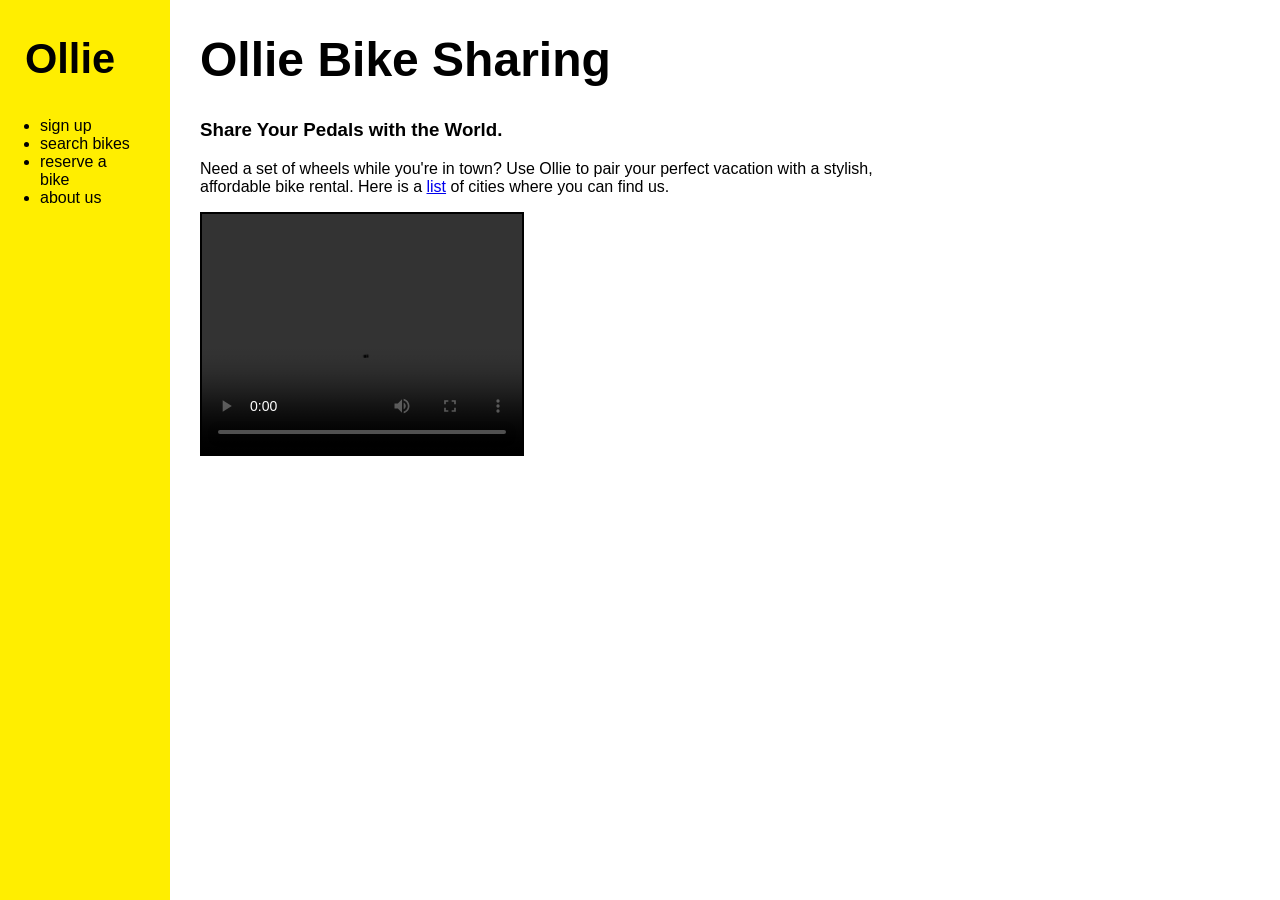
<file: OllieBikes.html>
<!DOCTYPE html>
<html>
<head>
  <title>Ollie Bike Sharing</title>
  <meta charset="utf-8"/>
  <link rel="stylesheet" type="text/css" href="main.css">
</head>
<body>
  <div class="container">
    <div class="nav">
      <h2>Ollie</h2>
      <ul>
        <li>sign up</li>
        <li>search bikes</li>
        <li>reserve a bike</li>
        <li>about us</li>
      </ul>
    </div>
    <div class="main">
      <h1>Ollie Bike Sharing</h1>
      <h3>Share Your Pedals with the World.</h3>
      <p>Need a set of wheels while you're in town? Use Ollie to pair your perfect vacation with a stylish, affordable bike rental. Here is a <a href="cities.html">list</a> of cities where you can find us.</p>
      <video width="320" height="240" controls>
        <source src="https://s3.amazonaws.com/codecademy-content/projects/make-a-website/lesson-1/ollie.mp4" type="video/mp4">
      </video>
    </div>
  </div>
</body>
</html>
</file>
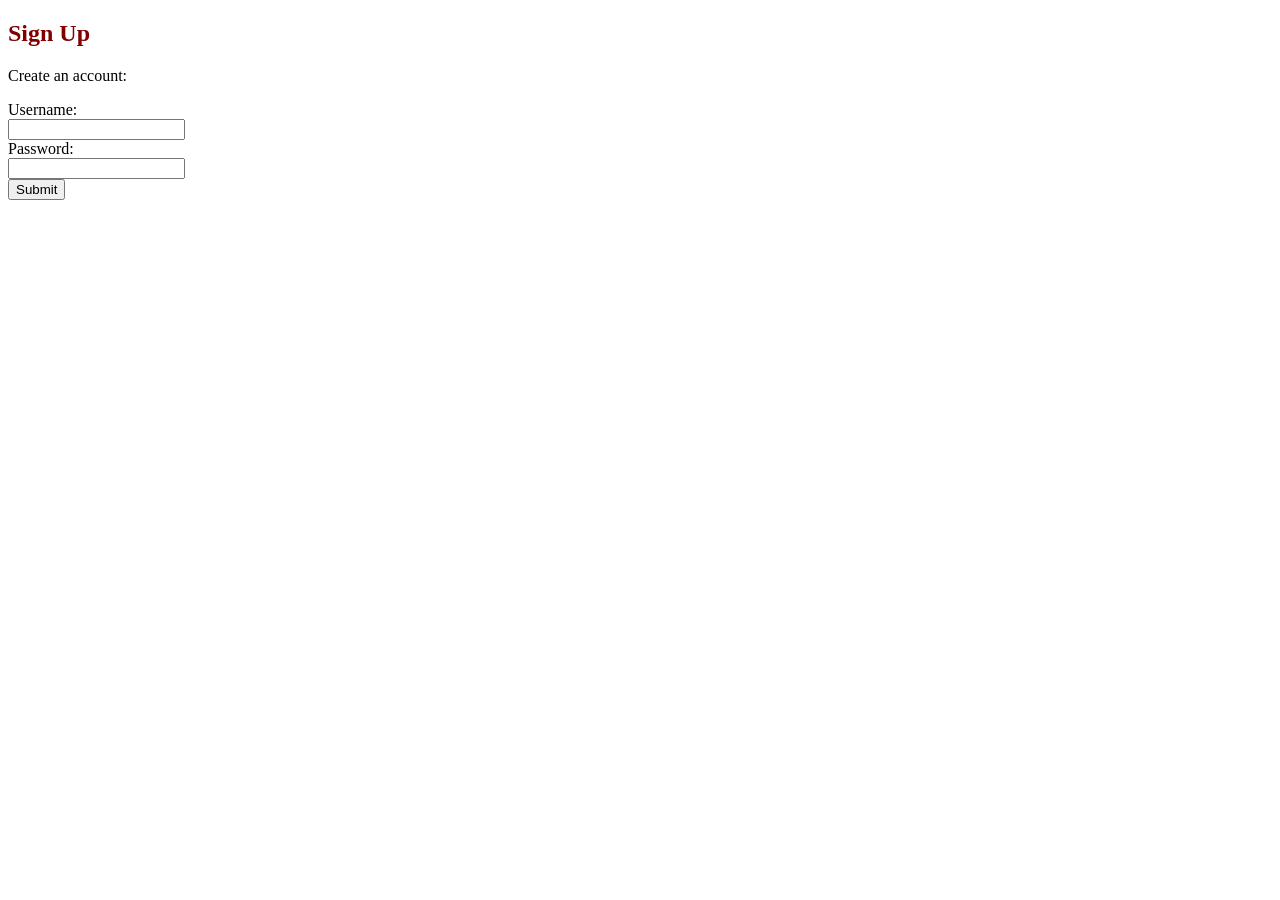
<file: SignUpForm.html>
<!DOCTYPE html>
<html lang="en" dir="ltr">
  <head>
    <meta charset="utf-8">
    <title>Sign Up Page</title>
    <link rel="stylesheet" href="style.css" type="text/css">
    <link href="https://fonts.googleapis.com/css?family=Fjalla+One" rel="stylesheet">
  </head>
  <body>
    <section class="overlay">
			<h1>Sign Up</h1>
      <p>Create an account:</p>
      <form action="submission.html" method="GET">
        <label for="username">Username:</label>
        <br>
				<input id="username" name="username" type="text" required minlength="3" maxlength="15">
        <br>
        <label for="pw">Password:</label>
        <br>
        <!--Add the pattern attribute to the input below-->
				<input id="pw" name="pw" type="password" required minlength="8" maxlength="15">
        <br>
        <input type="submit" value="Submit">
      </form>
    </section>
  </body>
</html>
</file>
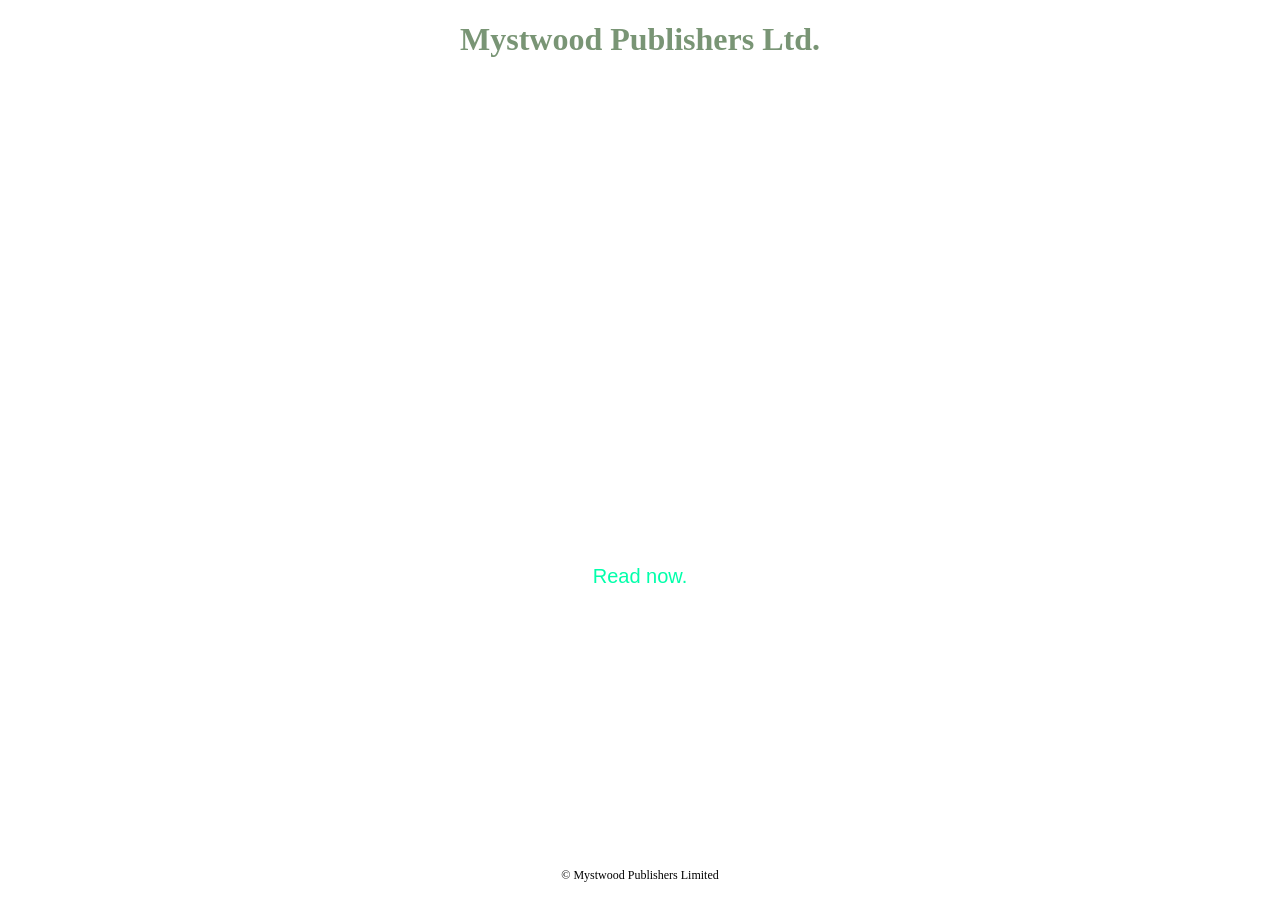
<file: Sprout.html>
<!DOCTYPE html>
<html>
<head>
	<title>Sprout</title>
	<link rel="stylesheet" type="text/css" href="main1.css"/>
</head>
<body>
	<h1>Mystwood Publishers Ltd.</h1>
	<div class="hero">
		<h2>Sprout.</h2>
		<p>A book by J. Daniel Bedford</p>
		<a href="#">Read now.</a>
	</div>
	<p id="footer">&copy; Mystwood Publishers Limited</p>
</body>
</html>
</file>
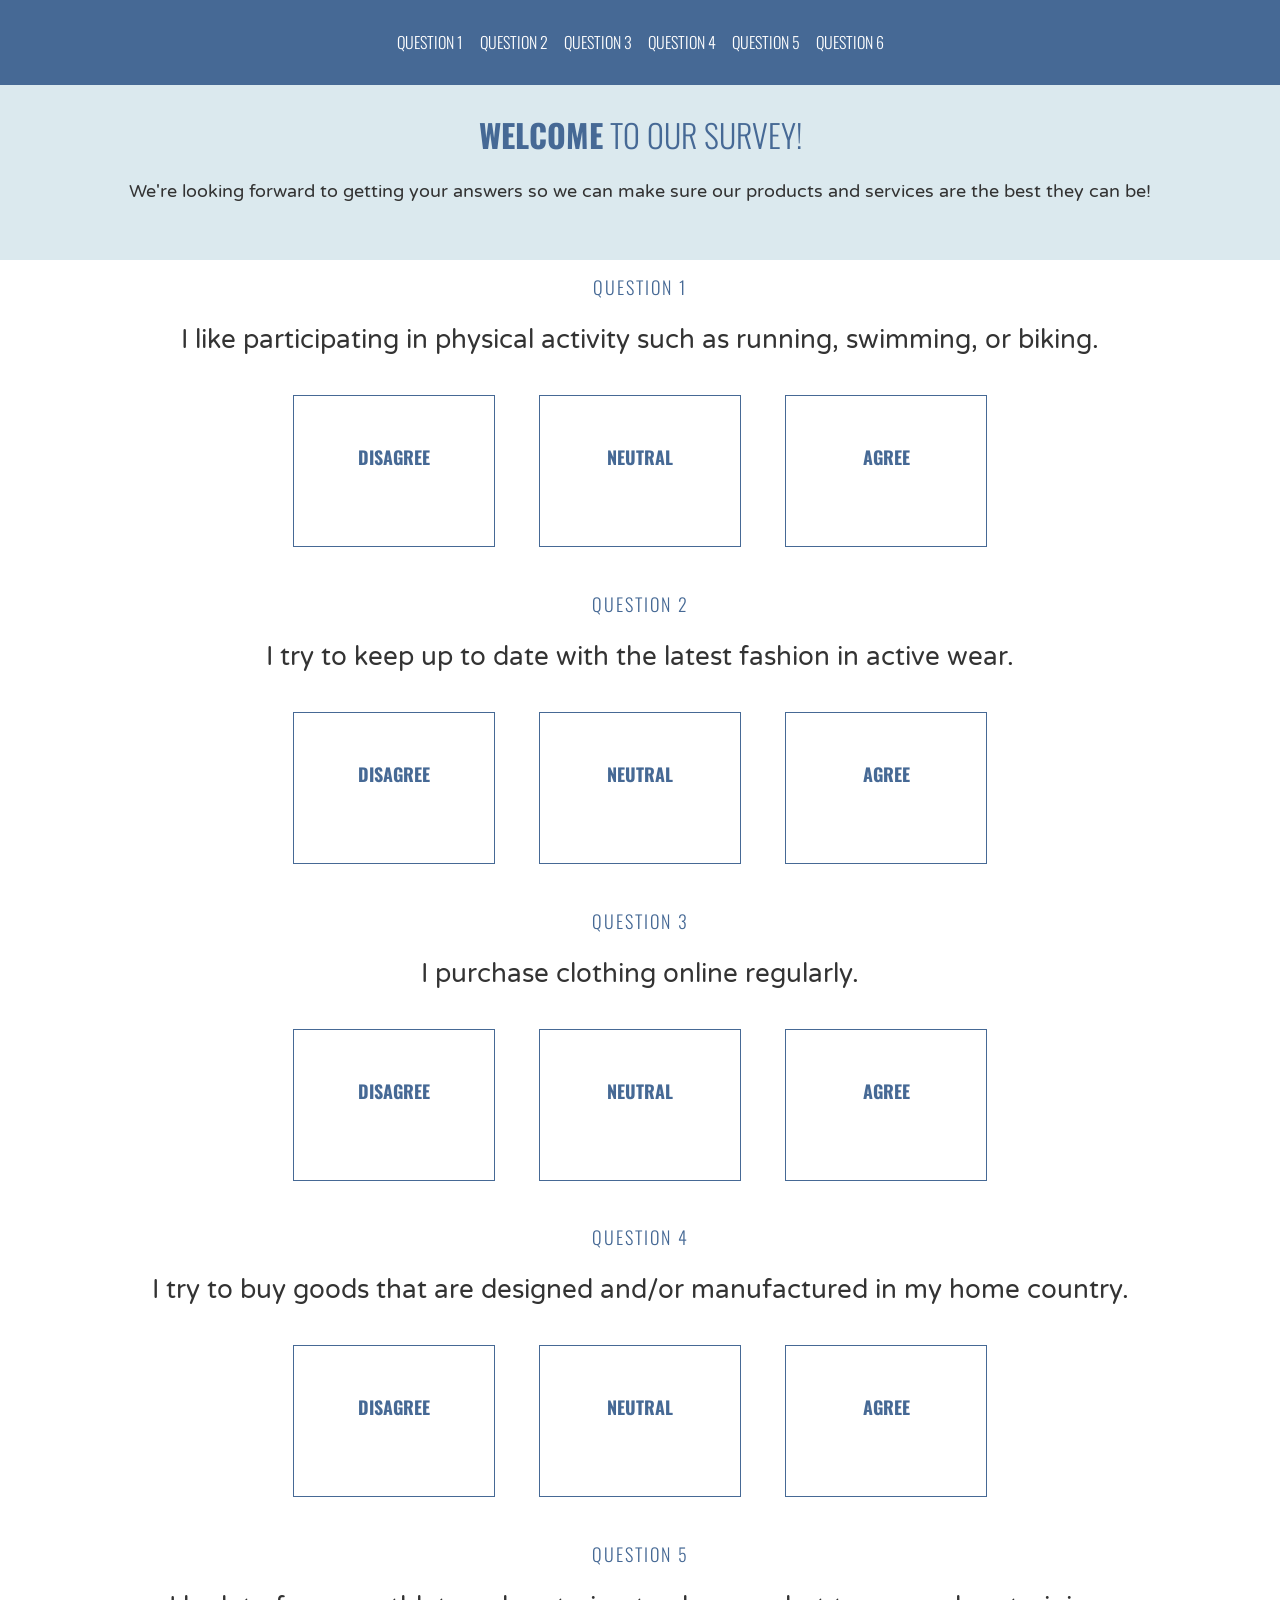
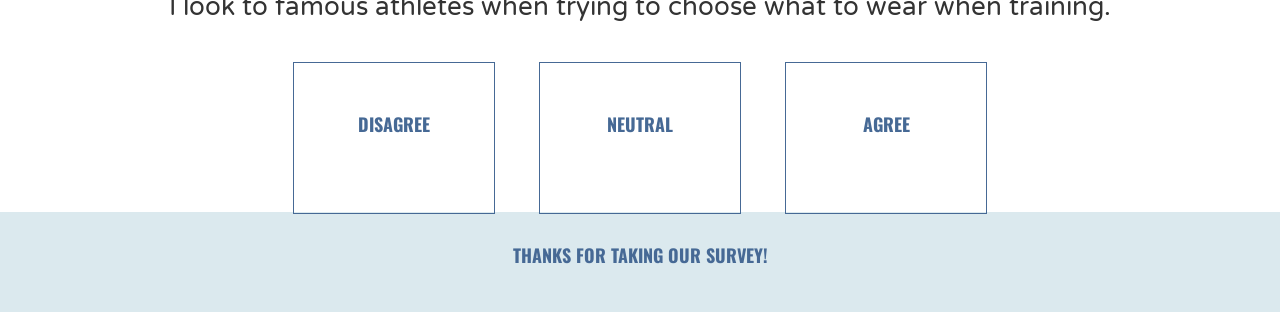
<file: Survey.html>
<!DOCTYPE html>
<html>
<head>
  <title>Please Participate in Our Survey!</title>
  <link href="https://fonts.googleapis.com/css?family=Oswald:300,700|Varela+Round" rel="stylesheet">
  <link rel="stylesheet" type="text/css" href="style4.css">
</head>
<body>

  <header>
    <ul>
      <li>Question 1</li>
      <li>Question 2</li>
      <li>Question 3</li>
      <li>Question 4</li>
      <li>Question 5</li>
      <li>Question 6</li>
    </ul>
  </header>
  
  <div class="welcome">
    <h1><strong>Welcome</strong> to our survey!</h1>
    <p>We're looking forward to getting your answers so we can make sure our products and services are the best they can be!</p>
  </div>

  <div class="question">
    <h4>Question 1</h4>
    <h2>I like participating in physical activity such as running, swimming, or biking.</h2>

    <div class="answer">
      <h3>Disagree</h3>
    </div>

    <div class="answer">
      <h3>Neutral</h3>
    </div>

    <div class="answer">
      <h3>Agree</h3>
    </div>
  </div>

  <div class="question">
    <h4>Question 2</h4>
    <h2>I try to keep up to date with the latest fashion in active wear.</h2>

    <div class="answer">
      <h3>Disagree</h3>
    </div>

    <div class="answer">
      <h3>Neutral</h3>
    </div>

    <div class="answer">
      <h3>Agree</h3>
    </div>
  </div>

  <div class="question">
    <h4>Question 3</h4>
    <h2>I purchase clothing online regularly.</h2>

    <div class="answer">
      <h3>Disagree</h3>
    </div>

    <div class="answer">
      <h3>Neutral</h3>
    </div>

    <div class="answer">
      <h3>Agree</h3>
    </div>
  </div>

  <div class="question">
    <h4>Question 4</h4>
    <h2>I try to buy goods that are designed and/or manufactured in my home country.</h2>

    <div class="answer">
      <h3>Disagree</h3>
    </div>

    <div class="answer">
      <h3>Neutral</h3>
    </div>

    <div class="answer">
      <h3>Agree</h3>
    </div>
  </div>

  <div class="question">
    <h4>Question 5</h4>
    <h2>I look to famous athletes when trying to choose what to wear when training.</h2>

    <div class="answer">
      <h3>Disagree</h3>
    </div>

    <div class="answer">
      <h3>Neutral</h3>
    </div>

    <div class="answer">
      <h3>Agree</h3>
    </div>
  </div>
  <footer>
    <h3>Thanks for taking our survey!</h3>
  </footer>

</body>
</html>
</file>
<file: main.css>
html, body {
  font-family: sans-serif;
  margin: 0;
  width: 100%;
  height: 100%;
}

h1 {
  font-size: 48px;
}

p {
  max-width: 65%;
  min-width: 500px;
}

h2 {
  text-align: center;
  font-size: 2.6rem;
}

div {
  padding-right: 30px;
  height: 100%;
  width: 100%;
}

video {
  background-color: #000000;
  border: 2px solid black;
}

.container {
  display: flex;
}

.main {
  padding-left: 30px;
  min-width: 75%;
}

.nav {
  background-color: #FFEE00;
  max-width: 25%;
  min-width: 140px;
  flex: 1;
}

.nav h1 {
  padding-left: 20px;
}
</file>
<file: style.css>
p {
  font-family: Arial;
}

h1 {
  color: maroon;
}

h2.destination {
  font-family: cursive;
}

h5 {
  color: rebeccapurple !important;
}

h5,
p {
  font-family: Georgia;
}

.title {
  color: teal;
}
</file>
<file: main1.css>
body {
	height: 100%;
	margin: 0;
	text-align: center;
	width: 100%;
}

h1 {
	font-size: 32px;
  font-family: Palatino, 'Palatino Linotype', serif;
  color: rgb(121,149,117);
}

h2 {
	font-size: 56px;
}


.hero {
	padding: 250px 0;
	margin: 30px;
  font-family: 'Trebuchet MS', Helvetica, sans-serif;
  background-image: url("https://s3.amazonaws.com/codecademy-content/projects/make-a-website/lesson-2/bg.jpg");
  background-size: cover;
  color: #ffffff;
}


p {
  font-size: 2rem;
}

.hero a {
	color: #00FFAA;
	font-size: 1.25em;
	text-decoration: none;
}

#footer {
  font-size: 0.75rem;
}
</file>
<file: style4.css>
body {
  background-color: #FFF;
  margin: 0 auto;
}

header {
  background-color: #466995;
  border-bottom: 1px solid #466995;
  position: fixed;
  width: 100%;
  z-index: 10;
}

ul {
  margin: 30px auto;
  padding: 0 20px;
  text-align: center;
}

li {
  color: #FFF;
  font-family: 'Oswald', sans-serif;
  font-size: 16px;
  font-weight: 300;
  text-transform: uppercase;
  display: inline-block;
  width: 80px;
}

li:hover {
  color: #DBE9EE;
}

h1 {
  color: #466995;
  font-family: 'Oswald', sans-serif;
  font-size: 32px;
  font-weight: 300;
  text-transform: uppercase;
}

h2 {
  color: #333;
  font-family: 'Varela Round', sans-serif;
  font-size: 26px;
  font-weight: 100;
  margin: 0 auto 20px auto;
}

h3 {
  color: #466995;
  font-family: 'Oswald', sans-serif;
  font-size: 18px;
  text-align: center;
  font-weight: 700;
  text-transform: uppercase;
  padding: 30px;
}

h4 {
  color: #466995;
  font-family: 'Oswald', sans-serif;
  font-size: 18px;
  font-weight: 300;
  letter-spacing: 2px;
  text-align: center;
  text-transform: uppercase
}

p {
  color: #333;
  font-family: 'Varela Round', sans-serif;
  font-size: 18px;
}

footer {
  background-color: #DBE9EE;
  text-align: center;
  height: 100px;
}

.welcome {
  background-color: #DBE9EE;
  box-sizing: border-box;
  padding: 40px;
  text-align: center;
  width: 100%;
  position: relative;
  top: 50px;
}

.question {
  text-align: center;
  position: relative;
  top: 40px;
}

.answer {
  border: 1px solid #466995;
  margin: 20px;
  display: inline-block;
  height: 150px;
  width: 200px;
}

.answer:hover {
  background: #C0D6DF;
  color: #FFF;
}
</file>
